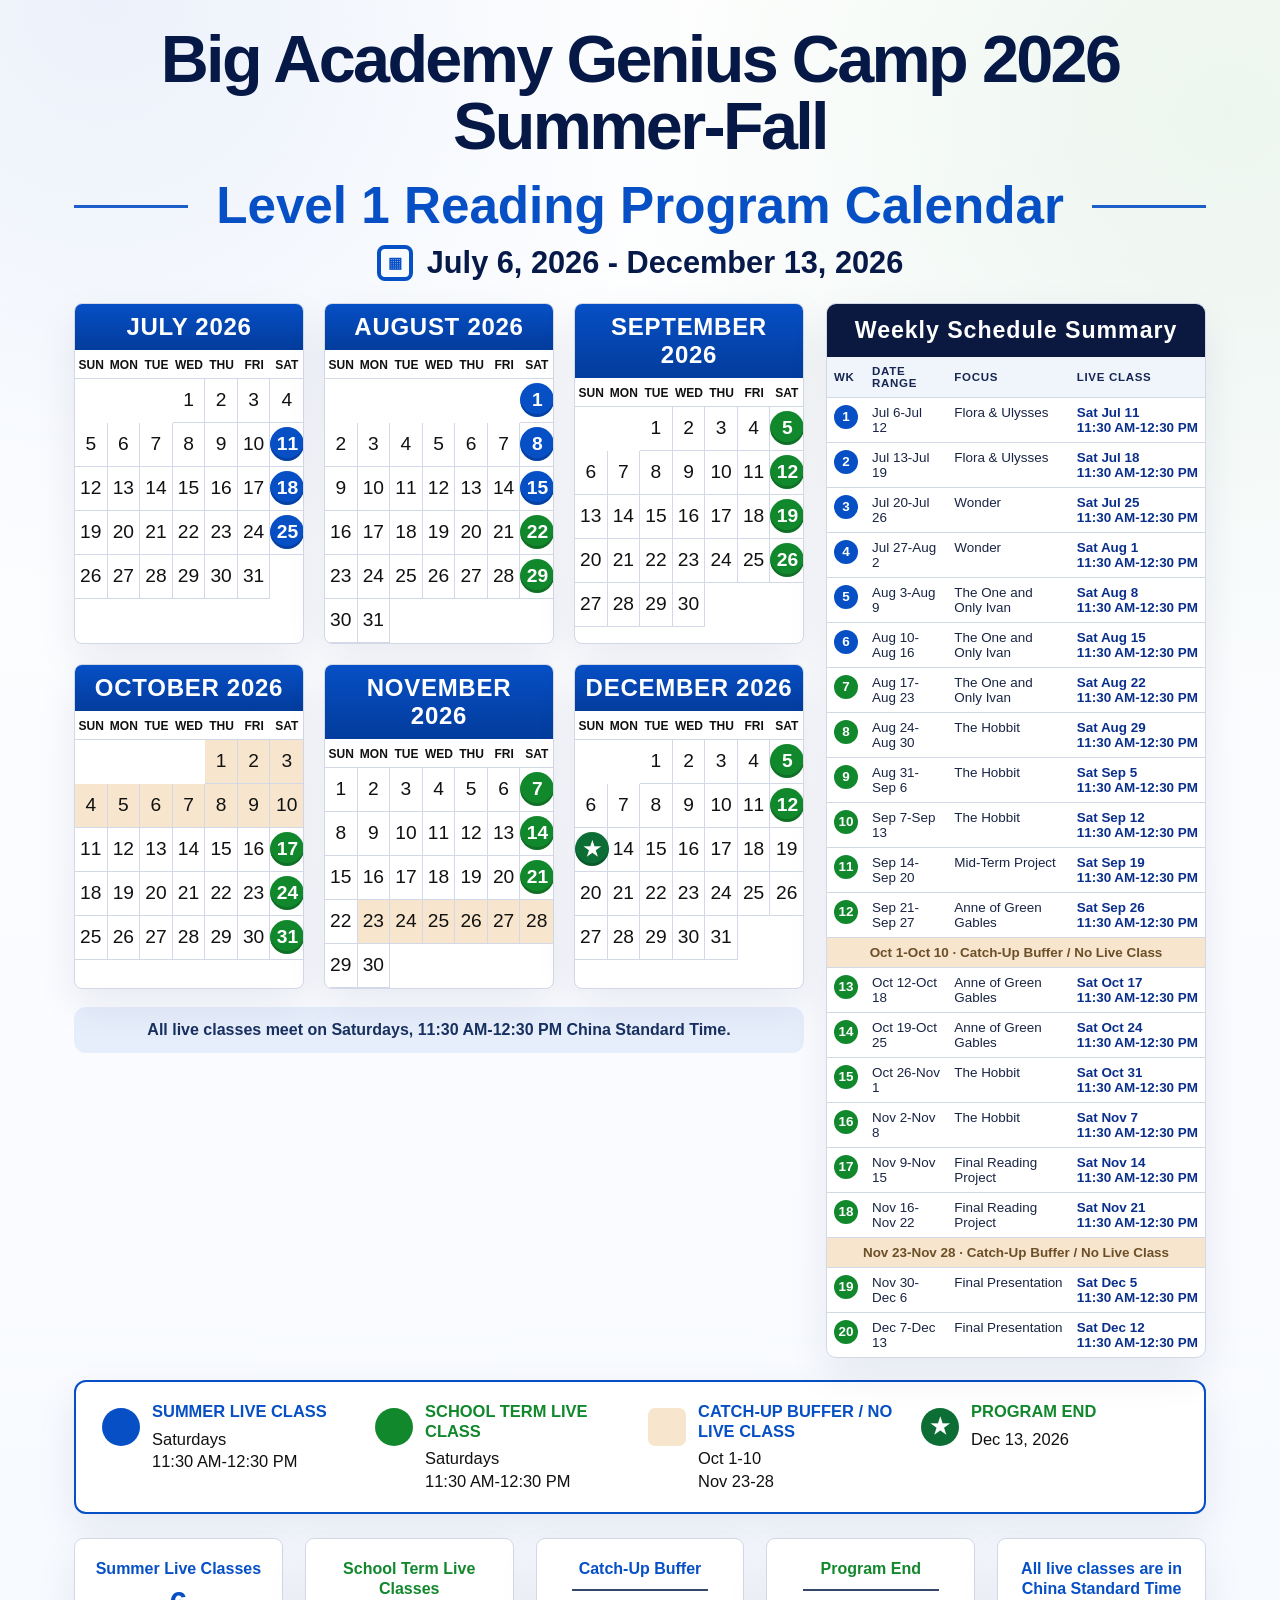
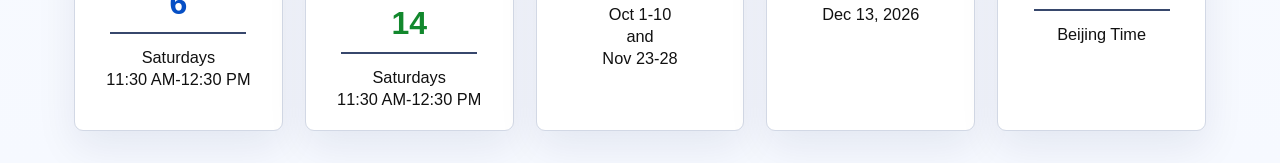
<file: assets/schedules/level1-course-calendar.html>
<!doctype html>
<html lang="en">
<head>
  <meta charset="utf-8">
  <meta name="viewport" content="width=device-width, initial-scale=1">
  <title>Big Academy Genius Camp 2026 Summer-Fall · Level 1 Reading Program Calendar</title>
  <style>
    :root {
      --ink: #061948;
      --blue: #064fc5;
      --blue-dark: #033c9c;
      --green: #12882d;
      --gold: #f3e4c7;
      --line: #d2d8e5;
      --soft: #f4f7fc;
      --paper: #ffffff;
    }

    * {
      box-sizing: border-box;
    }

    body {
      margin: 0;
      background:
        radial-gradient(circle at 8% 0%, rgba(7, 79, 197, 0.08), transparent 28%),
        radial-gradient(circle at 96% 6%, rgba(18, 136, 45, 0.08), transparent 30%),
        linear-gradient(180deg, #ffffff 0%, #f6f9ff 100%);
      color: var(--ink);
      font-family: Arial, "Noto Sans SC", sans-serif;
    }

    .page {
      width: min(1180px, 100%);
      margin: 0 auto;
      padding: 26px 24px 32px;
    }

    .masthead {
      text-align: center;
      margin-bottom: 22px;
    }

    h1 {
      margin: 0;
      font-size: clamp(2.25rem, 5.2vw, 4.65rem);
      line-height: 1;
      letter-spacing: -0.04em;
      color: #061946;
    }

    .level-title {
      display: grid;
      grid-template-columns: 1fr auto 1fr;
      gap: 28px;
      align-items: center;
      margin: 20px 0 12px;
      color: var(--blue);
      font-size: clamp(1.9rem, 4vw, 3.35rem);
      font-weight: 800;
      line-height: 1.05;
    }

    .level-title::before,
    .level-title::after {
      content: "";
      height: 3px;
      background: currentColor;
      opacity: 0.9;
    }

    .date-range {
      display: inline-flex;
      align-items: center;
      gap: 14px;
      font-size: clamp(1.15rem, 2.4vw, 2.05rem);
      font-weight: 800;
    }

    .calendar-icon {
      display: inline-grid;
      place-items: center;
      width: 36px;
      height: 36px;
      border: 4px solid var(--blue);
      border-radius: 8px;
      color: var(--blue);
      font-size: 0.92rem;
      line-height: 1;
    }

    .top-grid {
      display: grid;
      grid-template-columns: minmax(0, 1fr) 380px;
      gap: 22px;
      align-items: stretch;
    }

    .months-grid {
      display: grid;
      grid-template-columns: repeat(3, minmax(0, 1fr));
      gap: 20px;
    }

    .month-card,
    .schedule-panel,
    .legend,
    .stat-card {
      background: var(--paper);
      border: 1px solid var(--line);
      box-shadow: 0 16px 40px rgba(6, 25, 72, 0.08);
    }

    .month-card {
      overflow: hidden;
      border-radius: 8px;
    }

    .month-title {
      padding: 9px 10px;
      background: linear-gradient(180deg, var(--blue), var(--blue-dark));
      color: #fff;
      text-align: center;
      font-size: 1.5rem;
      font-weight: 900;
      letter-spacing: 0.03em;
    }

    .weekdays,
    .days {
      display: grid;
      grid-template-columns: repeat(7, minmax(0, 1fr));
    }

    .weekdays span {
      padding: 8px 0 6px;
      text-align: center;
      font-size: 0.75rem;
      font-weight: 800;
      color: #111;
      border-bottom: 1px solid var(--line);
    }

    .day {
      position: relative;
      display: grid;
      place-items: center;
      min-height: 44px;
      border-right: 1px solid var(--line);
      border-bottom: 1px solid var(--line);
      font-size: 1.2rem;
      color: #111;
    }

    .day:nth-child(7n) {
      border-right: 0;
    }

    .day.buffer {
      background: #f7e6cd;
    }

    .date-dot {
      display: inline-grid;
      place-items: center;
      width: 34px;
      height: 34px;
      border-radius: 999px;
      color: #fff;
      font-weight: 900;
      box-shadow: inset 0 -3px 0 rgba(0, 0, 0, 0.18);
    }

    .date-dot.blue {
      background: var(--blue);
    }

    .date-dot.green {
      background: var(--green);
    }

    .date-dot.end {
      background: #0c6d35;
      font-size: 1.25rem;
    }

    .schedule-panel {
      overflow: hidden;
      border-radius: 10px;
      align-self: stretch;
    }

    .schedule-title {
      padding: 13px 16px;
      background: #0b1940;
      color: #fff;
      text-align: center;
      font-size: 1.45rem;
      font-weight: 900;
      letter-spacing: 0.04em;
    }

    .schedule-table {
      width: 100%;
      border-collapse: collapse;
      font-size: 0.84rem;
    }

    .schedule-table th {
      padding: 8px 7px;
      background: #f0f4fb;
      color: #152653;
      text-align: left;
      font-size: 0.72rem;
      letter-spacing: 0.06em;
      text-transform: uppercase;
    }

    .schedule-table td {
      padding: 7px;
      border-top: 1px solid var(--line);
      vertical-align: top;
      color: #182443;
    }

    .schedule-table .week {
      width: 36px;
      text-align: center;
      color: #fff;
      font-weight: 900;
    }

    .week-pill {
      display: inline-grid;
      place-items: center;
      width: 24px;
      height: 24px;
      border-radius: 999px;
      background: var(--green);
    }

    .week-pill.blue {
      background: var(--blue);
    }

    .schedule-table .time {
      white-space: nowrap;
      font-weight: 800;
      color: #0a2f8b;
    }

    .buffer-row td {
      background: #f7e6cd;
      color: #6c4f28;
      font-weight: 800;
      text-align: center;
    }

    .calendar-layout-note {
      margin: 18px 0 0;
      padding: 14px 18px;
      border-radius: 12px;
      background: rgba(6, 79, 197, 0.08);
      color: #18305f;
      font-weight: 700;
      text-align: center;
    }

    .legend {
      display: grid;
      grid-template-columns: repeat(4, minmax(0, 1fr));
      gap: 16px;
      margin-top: 22px;
      padding: 20px 26px;
      border: 2px solid var(--blue);
      border-radius: 12px;
    }

    .legend-item {
      display: grid;
      grid-template-columns: auto 1fr;
      gap: 12px;
      align-items: start;
    }

    .legend-dot {
      width: 38px;
      height: 38px;
      margin-top: 3px;
      border-radius: 999px;
    }

    .legend-dot.blue {
      background: var(--blue);
    }

    .legend-dot.green {
      background: var(--green);
    }

    .legend-dot.buffer {
      border-radius: 7px;
      background: #f7e6cd;
    }

    .legend-dot.end {
      display: grid;
      place-items: center;
      background: #0c6d35;
      color: #fff;
      font-size: 1.35rem;
      font-weight: 900;
    }

    .legend-item strong {
      display: block;
      color: var(--blue);
      font-size: 1.03rem;
      line-height: 1.2;
      text-transform: uppercase;
    }

    .legend-item.green strong,
    .stat-card.green strong,
    .stat-card.green .stat-number {
      color: var(--green);
    }

    .legend-item span {
      display: block;
      margin-top: 6px;
      color: #111;
      font-size: 1.03rem;
      line-height: 1.35;
    }

    .stats {
      display: grid;
      grid-template-columns: repeat(5, minmax(0, 1fr));
      gap: 22px;
      margin-top: 24px;
    }

    .stat-card {
      min-height: 172px;
      padding: 20px 14px;
      border-radius: 9px;
      text-align: center;
    }

    .stat-card strong {
      display: block;
      color: var(--blue);
      font-size: 1rem;
      line-height: 1.25;
    }

    .stat-number {
      margin: 6px 0;
      color: var(--blue);
      font-size: 2rem;
      font-weight: 900;
    }

    .stat-card .rule {
      width: 76%;
      height: 2px;
      margin: 10px auto 12px;
      background: currentColor;
      opacity: 0.8;
    }

    .stat-card span {
      display: block;
      color: #111;
      font-size: 1.02rem;
      line-height: 1.35;
    }

    @media (max-width: 980px) {
      .top-grid,
      .months-grid,
      .legend,
      .stats {
        grid-template-columns: 1fr;
      }

      .schedule-panel {
        order: -1;
      }
    }

    @media print {
      body {
        background: #fff;
      }

      .page {
        width: 100%;
        padding: 12px;
      }

      .month-card,
      .schedule-panel,
      .legend,
      .stat-card {
        box-shadow: none;
      }
    }
  </style>
</head>
<body>
  <main class="page">
    <header class="masthead">
      <h1>Big Academy Genius Camp 2026 Summer-Fall</h1>
      <div class="level-title"><span>Level 1 Reading Program Calendar</span></div>
      <div class="date-range">
        <span class="calendar-icon">▦</span>
        <span>July 6, 2026 - December 13, 2026</span>
      </div>
    </header>

    <section class="top-grid">
      <div>
        <div class="months-grid" id="months"></div>
        <div class="calendar-layout-note">All live classes meet on Saturdays, 11:30 AM-12:30 PM China Standard Time.</div>
      </div>

      <aside class="schedule-panel">
        <div class="schedule-title">Weekly Schedule Summary</div>
        <table class="schedule-table">
          <thead>
            <tr>
              <th>Wk</th>
              <th>Date Range</th>
              <th>Focus</th>
              <th>Live Class</th>
            </tr>
          </thead>
          <tbody id="schedule"></tbody>
        </table>
      </aside>
    </section>

    <section class="legend">
      <div class="legend-item">
        <span class="legend-dot blue"></span>
        <div>
          <strong>Summer Live Class</strong>
          <span>Saturdays<br>11:30 AM-12:30 PM</span>
        </div>
      </div>
      <div class="legend-item green">
        <span class="legend-dot green"></span>
        <div>
          <strong>School Term Live Class</strong>
          <span>Saturdays<br>11:30 AM-12:30 PM</span>
        </div>
      </div>
      <div class="legend-item">
        <span class="legend-dot buffer"></span>
        <div>
          <strong>Catch-Up Buffer / No Live Class</strong>
          <span>Oct 1-10<br>Nov 23-28</span>
        </div>
      </div>
      <div class="legend-item green">
        <span class="legend-dot end">★</span>
        <div>
          <strong>Program End</strong>
          <span>Dec 13, 2026</span>
        </div>
      </div>
    </section>

    <section class="stats">
      <article class="stat-card">
        <strong>Summer Live Classes</strong>
        <div class="stat-number">6</div>
        <div class="rule"></div>
        <span>Saturdays<br>11:30 AM-12:30 PM</span>
      </article>
      <article class="stat-card green">
        <strong>School Term Live Classes</strong>
        <div class="stat-number">14</div>
        <div class="rule"></div>
        <span>Saturdays<br>11:30 AM-12:30 PM</span>
      </article>
      <article class="stat-card">
        <strong>Catch-Up Buffer</strong>
        <div class="rule"></div>
        <span>Oct 1-10<br>and<br>Nov 23-28</span>
      </article>
      <article class="stat-card green">
        <strong>Program End</strong>
        <div class="rule"></div>
        <span>Dec 13, 2026</span>
      </article>
      <article class="stat-card">
        <strong>All live classes are in China Standard Time</strong>
        <div class="rule"></div>
        <span>Beijing Time</span>
      </article>
    </section>
  </main>

  <script>
    const months = [
      { month: 6, title: "JULY 2026", days: 31, start: 3 },
      { month: 7, title: "AUGUST 2026", days: 31, start: 6 },
      { month: 8, title: "SEPTEMBER 2026", days: 30, start: 2 },
      { month: 9, title: "OCTOBER 2026", days: 31, start: 4 },
      { month: 10, title: "NOVEMBER 2026", days: 30, start: 0 },
      { month: 11, title: "DECEMBER 2026", days: 31, start: 2 },
    ];

    const liveClasses = [
      { week: 1, date: "Jul 11", range: "Jul 6-Jul 12", focus: "Flora & Ulysses", month: 6, day: 11, phase: "summer" },
      { week: 2, date: "Jul 18", range: "Jul 13-Jul 19", focus: "Flora & Ulysses", month: 6, day: 18, phase: "summer" },
      { week: 3, date: "Jul 25", range: "Jul 20-Jul 26", focus: "Wonder", month: 6, day: 25, phase: "summer" },
      { week: 4, date: "Aug 1", range: "Jul 27-Aug 2", focus: "Wonder", month: 7, day: 1, phase: "summer" },
      { week: 5, date: "Aug 8", range: "Aug 3-Aug 9", focus: "The One and Only Ivan", month: 7, day: 8, phase: "summer" },
      { week: 6, date: "Aug 15", range: "Aug 10-Aug 16", focus: "The One and Only Ivan", month: 7, day: 15, phase: "summer" },
      { week: 7, date: "Aug 22", range: "Aug 17-Aug 23", focus: "The One and Only Ivan", month: 7, day: 22, phase: "school" },
      { week: 8, date: "Aug 29", range: "Aug 24-Aug 30", focus: "The Hobbit", month: 7, day: 29, phase: "school" },
      { week: 9, date: "Sep 5", range: "Aug 31-Sep 6", focus: "The Hobbit", month: 8, day: 5, phase: "school" },
      { week: 10, date: "Sep 12", range: "Sep 7-Sep 13", focus: "The Hobbit", month: 8, day: 12, phase: "school" },
      { week: 11, date: "Sep 19", range: "Sep 14-Sep 20", focus: "Mid-Term Project", month: 8, day: 19, phase: "school" },
      { week: 12, date: "Sep 26", range: "Sep 21-Sep 27", focus: "Anne of Green Gables", month: 8, day: 26, phase: "school" },
      { week: 13, date: "Oct 17", range: "Oct 12-Oct 18", focus: "Anne of Green Gables", month: 9, day: 17, phase: "school" },
      { week: 14, date: "Oct 24", range: "Oct 19-Oct 25", focus: "Anne of Green Gables", month: 9, day: 24, phase: "school" },
      { week: 15, date: "Oct 31", range: "Oct 26-Nov 1", focus: "The Hobbit", month: 9, day: 31, phase: "school" },
      { week: 16, date: "Nov 7", range: "Nov 2-Nov 8", focus: "The Hobbit", month: 10, day: 7, phase: "school" },
      { week: 17, date: "Nov 14", range: "Nov 9-Nov 15", focus: "Final Reading Project", month: 10, day: 14, phase: "school" },
      { week: 18, date: "Nov 21", range: "Nov 16-Nov 22", focus: "Final Reading Project", month: 10, day: 21, phase: "school" },
      { week: 19, date: "Dec 5", range: "Nov 30-Dec 6", focus: "Final Presentation", month: 11, day: 5, phase: "school" },
      { week: 20, date: "Dec 12", range: "Dec 7-Dec 13", focus: "Final Presentation", month: 11, day: 12, phase: "school" },
    ];

    const buffers = [
      { month: 9, start: 1, end: 10 },
      { month: 10, start: 23, end: 28 },
    ];

    const liveByDate = new Map(liveClasses.map((item) => [`${item.month}-${item.day}`, item]));
    const isBuffer = (month, day) => buffers.some((buffer) => buffer.month === month && day >= buffer.start && day <= buffer.end);

    const monthsNode = document.querySelector("#months");
    const scheduleNode = document.querySelector("#schedule");

    function classTime(item) {
      return "11:30 AM-12:30 PM";
    }

    months.forEach((month) => {
      const card = document.createElement("article");
      card.className = "month-card";
      card.innerHTML = `
        <div class="month-title">${month.title}</div>
        <div class="weekdays"><span>SUN</span><span>MON</span><span>TUE</span><span>WED</span><span>THU</span><span>FRI</span><span>SAT</span></div>
        <div class="days"></div>
      `;

      const daysNode = card.querySelector(".days");
      for (let i = 0; i < month.start; i += 1) {
        daysNode.append(document.createElement("span"));
      }

      for (let day = 1; day <= month.days; day += 1) {
        const cell = document.createElement("span");
        cell.className = "day";
        if (isBuffer(month.month, day)) cell.classList.add("buffer");

        const live = liveByDate.get(`${month.month}-${day}`);
        if (month.month === 11 && day === 13) {
          cell.innerHTML = '<span class="date-dot end">★</span>';
        } else if (live) {
          const color = live.phase === "summer" ? "blue" : "green";
          cell.innerHTML = `<span class="date-dot ${color}">${day}</span>`;
        } else {
          cell.textContent = day;
        }
        daysNode.append(cell);
      }

      monthsNode.append(card);
    });

    liveClasses.forEach((item, index) => {
      if (index === 12) {
        const buffer = document.createElement("tr");
        buffer.className = "buffer-row";
        buffer.innerHTML = '<td colspan="4">Oct 1-Oct 10 · Catch-Up Buffer / No Live Class</td>';
        scheduleNode.append(buffer);
      }

      if (index === 18) {
        const buffer = document.createElement("tr");
        buffer.className = "buffer-row";
        buffer.innerHTML = '<td colspan="4">Nov 23-Nov 28 · Catch-Up Buffer / No Live Class</td>';
        scheduleNode.append(buffer);
      }

      const row = document.createElement("tr");
      const color = item.phase === "summer" ? "blue" : "green";
      row.innerHTML = `
        <td class="week"><span class="week-pill ${color}">${item.week}</span></td>
        <td>${item.range}</td>
        <td>${item.focus}</td>
        <td class="time">Sat ${item.date}<br>${classTime(item)}</td>
      `;
      scheduleNode.append(row);
    });
  </script>
</body>
</html>
</file>
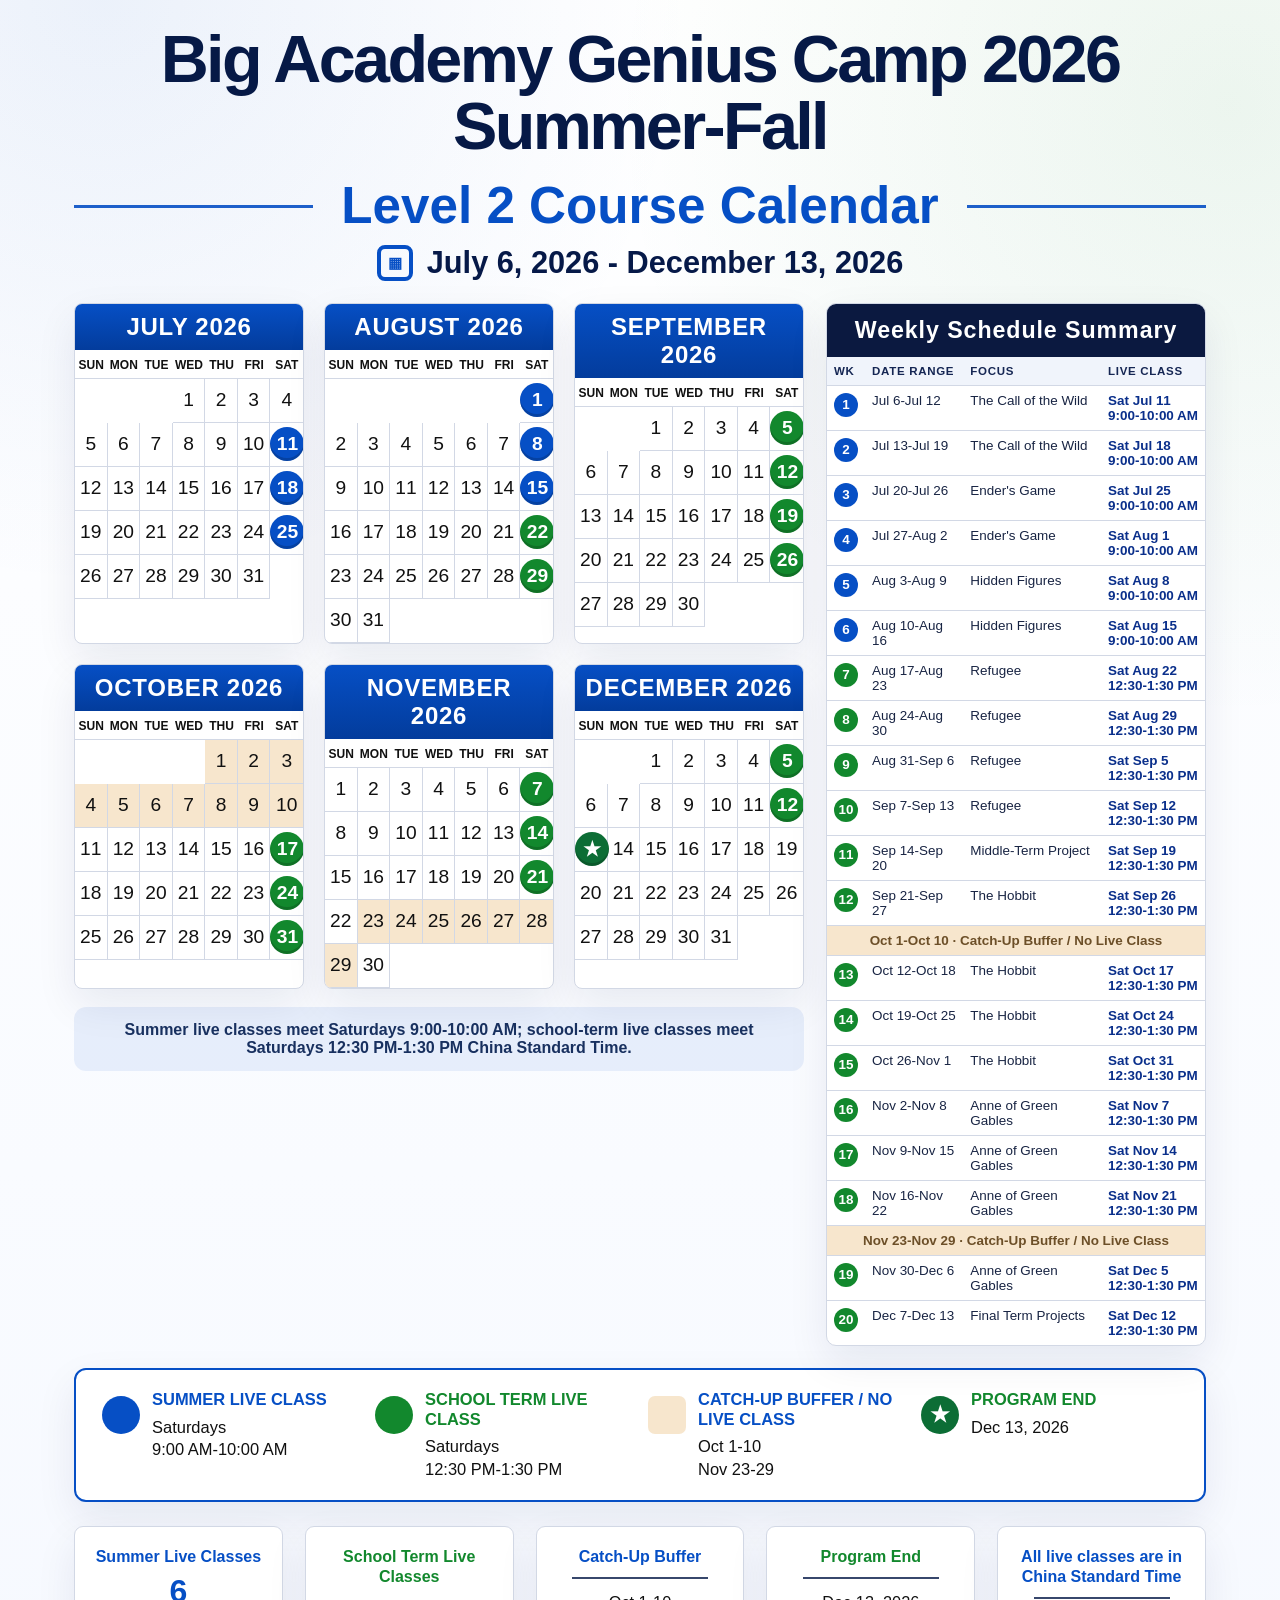
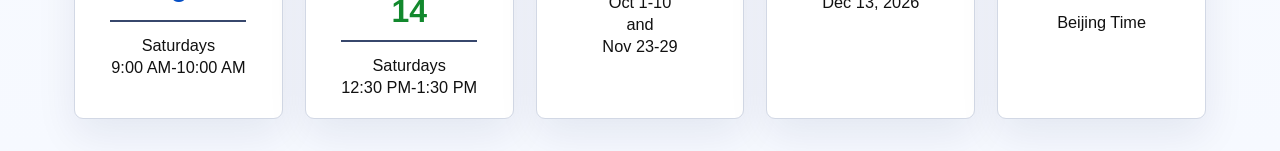
<file: assets/schedules/level2-course-calendar.html>
<!doctype html>
<html lang="en">
<head>
  <meta charset="utf-8">
  <meta name="viewport" content="width=device-width, initial-scale=1">
  <title>Big Academy Genius Camp 2026 Summer-Fall · Level 2 Course Calendar</title>
  <style>
    :root {
      --ink: #061948;
      --blue: #064fc5;
      --blue-dark: #033c9c;
      --green: #12882d;
      --gold: #f3e4c7;
      --line: #d2d8e5;
      --soft: #f4f7fc;
      --paper: #ffffff;
    }

    * {
      box-sizing: border-box;
    }

    body {
      margin: 0;
      background:
        radial-gradient(circle at 8% 0%, rgba(7, 79, 197, 0.08), transparent 28%),
        radial-gradient(circle at 96% 6%, rgba(18, 136, 45, 0.08), transparent 30%),
        linear-gradient(180deg, #ffffff 0%, #f6f9ff 100%);
      color: var(--ink);
      font-family: Arial, "Noto Sans SC", sans-serif;
    }

    .page {
      width: min(1180px, 100%);
      margin: 0 auto;
      padding: 26px 24px 32px;
    }

    .masthead {
      text-align: center;
      margin-bottom: 22px;
    }

    h1 {
      margin: 0;
      font-size: clamp(2.25rem, 5.2vw, 4.65rem);
      line-height: 1;
      letter-spacing: -0.04em;
      color: #061946;
    }

    .level-title {
      display: grid;
      grid-template-columns: 1fr auto 1fr;
      gap: 28px;
      align-items: center;
      margin: 20px 0 12px;
      color: var(--blue);
      font-size: clamp(1.9rem, 4vw, 3.35rem);
      font-weight: 800;
      line-height: 1.05;
    }

    .level-title::before,
    .level-title::after {
      content: "";
      height: 3px;
      background: currentColor;
      opacity: 0.9;
    }

    .date-range {
      display: inline-flex;
      align-items: center;
      gap: 14px;
      font-size: clamp(1.15rem, 2.4vw, 2.05rem);
      font-weight: 800;
    }

    .calendar-icon {
      display: inline-grid;
      place-items: center;
      width: 36px;
      height: 36px;
      border: 4px solid var(--blue);
      border-radius: 8px;
      color: var(--blue);
      font-size: 0.92rem;
      line-height: 1;
    }

    .top-grid {
      display: grid;
      grid-template-columns: minmax(0, 1fr) 380px;
      gap: 22px;
      align-items: stretch;
    }

    .months-grid {
      display: grid;
      grid-template-columns: repeat(3, minmax(0, 1fr));
      gap: 20px;
    }

    .month-card,
    .schedule-panel,
    .legend,
    .stat-card {
      background: var(--paper);
      border: 1px solid var(--line);
      box-shadow: 0 16px 40px rgba(6, 25, 72, 0.08);
    }

    .month-card {
      overflow: hidden;
      border-radius: 8px;
    }

    .month-title {
      padding: 9px 10px;
      background: linear-gradient(180deg, var(--blue), var(--blue-dark));
      color: #fff;
      text-align: center;
      font-size: 1.5rem;
      font-weight: 900;
      letter-spacing: 0.03em;
    }

    .weekdays,
    .days {
      display: grid;
      grid-template-columns: repeat(7, minmax(0, 1fr));
    }

    .weekdays span {
      padding: 8px 0 6px;
      text-align: center;
      font-size: 0.75rem;
      font-weight: 800;
      color: #111;
      border-bottom: 1px solid var(--line);
    }

    .day {
      position: relative;
      display: grid;
      place-items: center;
      min-height: 44px;
      border-right: 1px solid var(--line);
      border-bottom: 1px solid var(--line);
      font-size: 1.2rem;
      color: #111;
    }

    .day:nth-child(7n) {
      border-right: 0;
    }

    .day.buffer {
      background: #f7e6cd;
    }

    .date-dot {
      display: inline-grid;
      place-items: center;
      width: 34px;
      height: 34px;
      border-radius: 999px;
      color: #fff;
      font-weight: 900;
      box-shadow: inset 0 -3px 0 rgba(0, 0, 0, 0.18);
    }

    .date-dot.blue {
      background: var(--blue);
    }

    .date-dot.green {
      background: var(--green);
    }

    .date-dot.end {
      background: #0c6d35;
      font-size: 1.25rem;
    }

    .schedule-panel {
      overflow: hidden;
      border-radius: 10px;
      align-self: stretch;
    }

    .schedule-title {
      padding: 13px 16px;
      background: #0b1940;
      color: #fff;
      text-align: center;
      font-size: 1.45rem;
      font-weight: 900;
      letter-spacing: 0.04em;
    }

    .schedule-table {
      width: 100%;
      border-collapse: collapse;
      font-size: 0.84rem;
    }

    .schedule-table th {
      padding: 8px 7px;
      background: #f0f4fb;
      color: #152653;
      text-align: left;
      font-size: 0.72rem;
      letter-spacing: 0.06em;
      text-transform: uppercase;
    }

    .schedule-table td {
      padding: 7px;
      border-top: 1px solid var(--line);
      vertical-align: top;
      color: #182443;
    }

    .schedule-table .week {
      width: 36px;
      text-align: center;
      color: #fff;
      font-weight: 900;
    }

    .week-pill {
      display: inline-grid;
      place-items: center;
      width: 24px;
      height: 24px;
      border-radius: 999px;
      background: var(--green);
    }

    .week-pill.blue {
      background: var(--blue);
    }

    .schedule-table .time {
      white-space: nowrap;
      font-weight: 800;
      color: #0a2f8b;
    }

    .buffer-row td {
      background: #f7e6cd;
      color: #6c4f28;
      font-weight: 800;
      text-align: center;
    }

    .calendar-layout-note {
      margin: 18px 0 0;
      padding: 14px 18px;
      border-radius: 12px;
      background: rgba(6, 79, 197, 0.08);
      color: #18305f;
      font-weight: 700;
      text-align: center;
    }

    .legend {
      display: grid;
      grid-template-columns: repeat(4, minmax(0, 1fr));
      gap: 16px;
      margin-top: 22px;
      padding: 20px 26px;
      border: 2px solid var(--blue);
      border-radius: 12px;
    }

    .legend-item {
      display: grid;
      grid-template-columns: auto 1fr;
      gap: 12px;
      align-items: start;
    }

    .legend-dot {
      width: 38px;
      height: 38px;
      margin-top: 3px;
      border-radius: 999px;
    }

    .legend-dot.blue {
      background: var(--blue);
    }

    .legend-dot.green {
      background: var(--green);
    }

    .legend-dot.buffer {
      border-radius: 7px;
      background: #f7e6cd;
    }

    .legend-dot.end {
      display: grid;
      place-items: center;
      background: #0c6d35;
      color: #fff;
      font-size: 1.35rem;
      font-weight: 900;
    }

    .legend-item strong {
      display: block;
      color: var(--blue);
      font-size: 1.03rem;
      line-height: 1.2;
      text-transform: uppercase;
    }

    .legend-item.green strong,
    .stat-card.green strong,
    .stat-card.green .stat-number {
      color: var(--green);
    }

    .legend-item span {
      display: block;
      margin-top: 6px;
      color: #111;
      font-size: 1.03rem;
      line-height: 1.35;
    }

    .stats {
      display: grid;
      grid-template-columns: repeat(5, minmax(0, 1fr));
      gap: 22px;
      margin-top: 24px;
    }

    .stat-card {
      min-height: 172px;
      padding: 20px 14px;
      border-radius: 9px;
      text-align: center;
    }

    .stat-card strong {
      display: block;
      color: var(--blue);
      font-size: 1rem;
      line-height: 1.25;
    }

    .stat-number {
      margin: 6px 0;
      color: var(--blue);
      font-size: 2rem;
      font-weight: 900;
    }

    .stat-card .rule {
      width: 76%;
      height: 2px;
      margin: 10px auto 12px;
      background: currentColor;
      opacity: 0.8;
    }

    .stat-card span {
      display: block;
      color: #111;
      font-size: 1.02rem;
      line-height: 1.35;
    }

    @media (max-width: 980px) {
      .top-grid,
      .months-grid,
      .legend,
      .stats {
        grid-template-columns: 1fr;
      }

      .schedule-panel {
        order: -1;
      }
    }

    @media print {
      body {
        background: #fff;
      }

      .page {
        width: 100%;
        padding: 12px;
      }

      .month-card,
      .schedule-panel,
      .legend,
      .stat-card {
        box-shadow: none;
      }
    }
  </style>
</head>
<body>
  <main class="page">
    <header class="masthead">
      <h1>Big Academy Genius Camp 2026 Summer-Fall</h1>
      <div class="level-title"><span>Level 2 Course Calendar</span></div>
      <div class="date-range">
        <span class="calendar-icon">▦</span>
        <span>July 6, 2026 - December 13, 2026</span>
      </div>
    </header>

    <section class="top-grid">
      <div>
        <div class="months-grid" id="months"></div>
        <div class="calendar-layout-note">Summer live classes meet Saturdays 9:00-10:00 AM; school-term live classes meet Saturdays 12:30 PM-1:30 PM China Standard Time.</div>
      </div>

      <aside class="schedule-panel">
        <div class="schedule-title">Weekly Schedule Summary</div>
        <table class="schedule-table">
          <thead>
            <tr>
              <th>Wk</th>
              <th>Date Range</th>
              <th>Focus</th>
              <th>Live Class</th>
            </tr>
          </thead>
          <tbody id="schedule"></tbody>
        </table>
      </aside>
    </section>

    <section class="legend">
      <div class="legend-item">
        <span class="legend-dot blue"></span>
        <div>
          <strong>Summer Live Class</strong>
          <span>Saturdays<br>9:00 AM-10:00 AM</span>
        </div>
      </div>
      <div class="legend-item green">
        <span class="legend-dot green"></span>
        <div>
          <strong>School Term Live Class</strong>
          <span>Saturdays<br>12:30 PM-1:30 PM</span>
        </div>
      </div>
      <div class="legend-item">
        <span class="legend-dot buffer"></span>
        <div>
          <strong>Catch-Up Buffer / No Live Class</strong>
          <span>Oct 1-10<br>Nov 23-29</span>
        </div>
      </div>
      <div class="legend-item green">
        <span class="legend-dot end">★</span>
        <div>
          <strong>Program End</strong>
          <span>Dec 13, 2026</span>
        </div>
      </div>
    </section>

    <section class="stats">
      <article class="stat-card">
        <strong>Summer Live Classes</strong>
        <div class="stat-number">6</div>
        <div class="rule"></div>
        <span>Saturdays<br>9:00 AM-10:00 AM</span>
      </article>
      <article class="stat-card green">
        <strong>School Term Live Classes</strong>
        <div class="stat-number">14</div>
        <div class="rule"></div>
        <span>Saturdays<br>12:30 PM-1:30 PM</span>
      </article>
      <article class="stat-card">
        <strong>Catch-Up Buffer</strong>
        <div class="rule"></div>
        <span>Oct 1-10<br>and<br>Nov 23-29</span>
      </article>
      <article class="stat-card green">
        <strong>Program End</strong>
        <div class="rule"></div>
        <span>Dec 13, 2026</span>
      </article>
      <article class="stat-card">
        <strong>All live classes are in China Standard Time</strong>
        <div class="rule"></div>
        <span>Beijing Time</span>
      </article>
    </section>
  </main>

  <script>
    const months = [
      { month: 6, title: "JULY 2026", days: 31, start: 3 },
      { month: 7, title: "AUGUST 2026", days: 31, start: 6 },
      { month: 8, title: "SEPTEMBER 2026", days: 30, start: 2 },
      { month: 9, title: "OCTOBER 2026", days: 31, start: 4 },
      { month: 10, title: "NOVEMBER 2026", days: 30, start: 0 },
      { month: 11, title: "DECEMBER 2026", days: 31, start: 2 },
    ];

    const liveClasses = [
      { week: 1, date: "Jul 11", range: "Jul 6-Jul 12", focus: "The Call of the Wild", month: 6, day: 11, phase: "summer" },
      { week: 2, date: "Jul 18", range: "Jul 13-Jul 19", focus: "The Call of the Wild", month: 6, day: 18, phase: "summer" },
      { week: 3, date: "Jul 25", range: "Jul 20-Jul 26", focus: "Ender's Game", month: 6, day: 25, phase: "summer" },
      { week: 4, date: "Aug 1", range: "Jul 27-Aug 2", focus: "Ender's Game", month: 7, day: 1, phase: "summer" },
      { week: 5, date: "Aug 8", range: "Aug 3-Aug 9", focus: "Hidden Figures", month: 7, day: 8, phase: "summer" },
      { week: 6, date: "Aug 15", range: "Aug 10-Aug 16", focus: "Hidden Figures", month: 7, day: 15, phase: "summer" },
      { week: 7, date: "Aug 22", range: "Aug 17-Aug 23", focus: "Refugee", month: 7, day: 22, phase: "school" },
      { week: 8, date: "Aug 29", range: "Aug 24-Aug 30", focus: "Refugee", month: 7, day: 29, phase: "school" },
      { week: 9, date: "Sep 5", range: "Aug 31-Sep 6", focus: "Refugee", month: 8, day: 5, phase: "school" },
      { week: 10, date: "Sep 12", range: "Sep 7-Sep 13", focus: "Refugee", month: 8, day: 12, phase: "school" },
      { week: 11, date: "Sep 19", range: "Sep 14-Sep 20", focus: "Middle-Term Project", month: 8, day: 19, phase: "school" },
      { week: 12, date: "Sep 26", range: "Sep 21-Sep 27", focus: "The Hobbit", month: 8, day: 26, phase: "school" },
      { week: 13, date: "Oct 17", range: "Oct 12-Oct 18", focus: "The Hobbit", month: 9, day: 17, phase: "school" },
      { week: 14, date: "Oct 24", range: "Oct 19-Oct 25", focus: "The Hobbit", month: 9, day: 24, phase: "school" },
      { week: 15, date: "Oct 31", range: "Oct 26-Nov 1", focus: "The Hobbit", month: 9, day: 31, phase: "school" },
      { week: 16, date: "Nov 7", range: "Nov 2-Nov 8", focus: "Anne of Green Gables", month: 10, day: 7, phase: "school" },
      { week: 17, date: "Nov 14", range: "Nov 9-Nov 15", focus: "Anne of Green Gables", month: 10, day: 14, phase: "school" },
      { week: 18, date: "Nov 21", range: "Nov 16-Nov 22", focus: "Anne of Green Gables", month: 10, day: 21, phase: "school" },
      { week: 19, date: "Dec 5", range: "Nov 30-Dec 6", focus: "Anne of Green Gables", month: 11, day: 5, phase: "school" },
      { week: 20, date: "Dec 12", range: "Dec 7-Dec 13", focus: "Final Term Projects", month: 11, day: 12, phase: "school" },
    ];

    const buffers = [
      { month: 9, start: 1, end: 10 },
      { month: 10, start: 23, end: 29 },
    ];

    const liveByDate = new Map(liveClasses.map((item) => [`${item.month}-${item.day}`, item]));
    const isBuffer = (month, day) => buffers.some((buffer) => buffer.month === month && day >= buffer.start && day <= buffer.end);

    const monthsNode = document.querySelector("#months");
    const scheduleNode = document.querySelector("#schedule");

    months.forEach((month) => {
      const card = document.createElement("article");
      card.className = "month-card";
      card.innerHTML = `
        <div class="month-title">${month.title}</div>
        <div class="weekdays"><span>SUN</span><span>MON</span><span>TUE</span><span>WED</span><span>THU</span><span>FRI</span><span>SAT</span></div>
        <div class="days"></div>
      `;

      const daysNode = card.querySelector(".days");
      for (let i = 0; i < month.start; i += 1) {
        daysNode.append(document.createElement("span"));
      }

      for (let day = 1; day <= month.days; day += 1) {
        const cell = document.createElement("span");
        cell.className = "day";
        if (isBuffer(month.month, day)) cell.classList.add("buffer");

        const live = liveByDate.get(`${month.month}-${day}`);
        if (month.month === 11 && day === 13) {
          cell.innerHTML = '<span class="date-dot end">★</span>';
        } else if (live) {
          const color = live.phase === "summer" ? "blue" : "green";
          cell.innerHTML = `<span class="date-dot ${color}">${day}</span>`;
        } else {
          cell.textContent = day;
        }
        daysNode.append(cell);
      }

      monthsNode.append(card);
    });

    liveClasses.forEach((item, index) => {
      if (index === 12) {
        const buffer = document.createElement("tr");
        buffer.className = "buffer-row";
        buffer.innerHTML = '<td colspan="4">Oct 1-Oct 10 · Catch-Up Buffer / No Live Class</td>';
        scheduleNode.append(buffer);
      }

      if (index === 18) {
        const buffer = document.createElement("tr");
        buffer.className = "buffer-row";
        buffer.innerHTML = '<td colspan="4">Nov 23-Nov 29 · Catch-Up Buffer / No Live Class</td>';
        scheduleNode.append(buffer);
      }

      const row = document.createElement("tr");
      const color = item.phase === "summer" ? "blue" : "green";
      row.innerHTML = `
        <td class="week"><span class="week-pill ${color}">${item.week}</span></td>
        <td>${item.range}</td>
        <td>${item.focus}</td>
        <td class="time">Sat ${item.date}<br>${classTime(item)}</td>
      `;
      scheduleNode.append(row);
    });

    function classTime(item) {
      return item.phase === "summer" ? "9:00-10:00 AM" : "12:30-1:30 PM";
    }
  </script>
</body>
</html>
</file>
